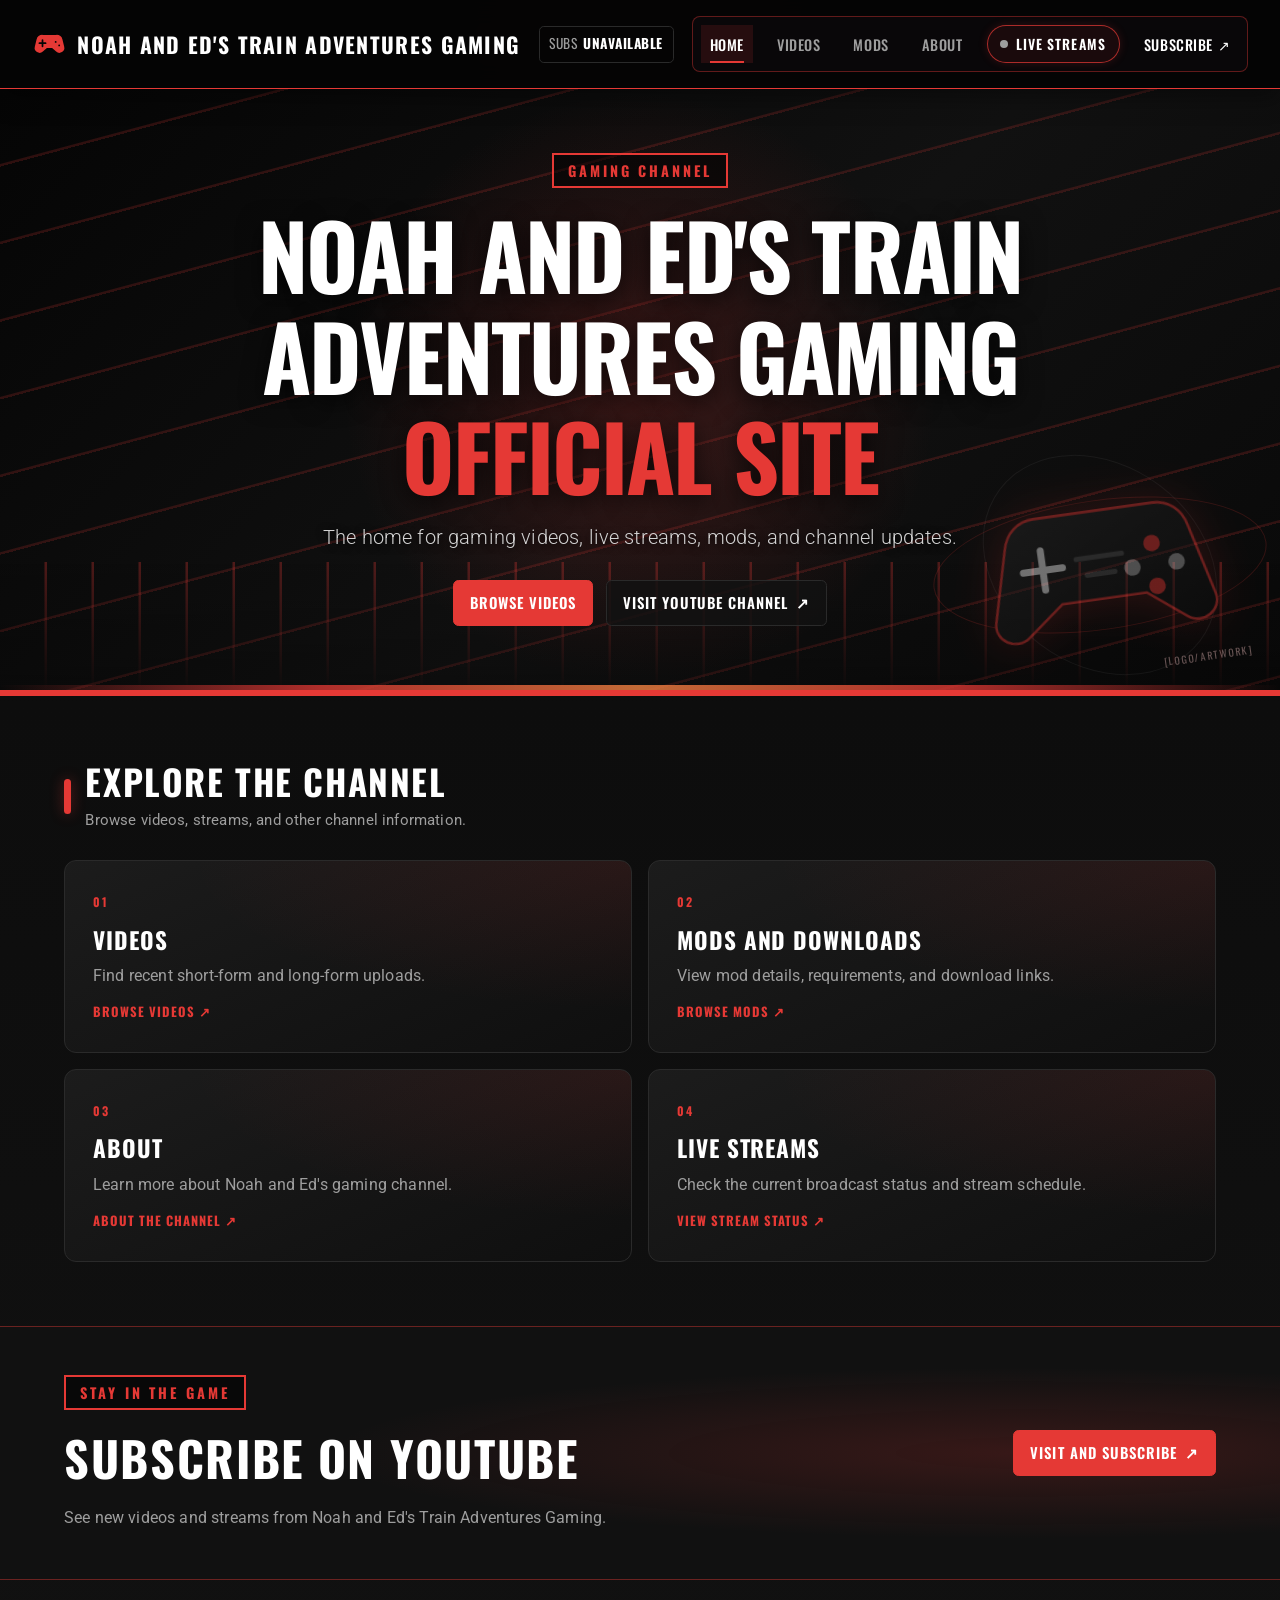
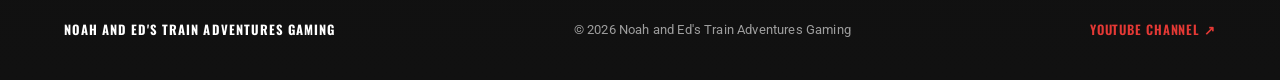
<file: index.html>
<!doctype html>
<html lang="en">
  <head>
    <meta charset="utf-8">
    <meta name="viewport" content="width=device-width, initial-scale=1">
    <meta name="theme-color" content="#050505">
    <meta
      name="description"
      content="The official site for Noah and Ed's Train Adventures Gaming. Watch recent videos, check live stream status, and find channel updates."
    >
    <meta name="google-site-verification" content="FjQOzcRmro76Ji04ro-pThfcSoNlmrvUc8nnYBvq9LY">
    <title>Noah and Ed's Train Adventures Gaming | Official Site</title>
    <link rel="preconnect" href="https://fonts.googleapis.com">
    <link rel="preconnect" href="https://fonts.gstatic.com" crossorigin>
    <link
      href="https://fonts.googleapis.com/css2?family=Oswald:wght@400;500;700&family=Roboto:wght@300;400;500;700&display=swap"
      rel="stylesheet"
    >
    <link rel="stylesheet" href="styles.css">
    <script src="script.js" defer></script>
  </head>
  <body>
    <a class="skip-link" href="#main">Skip to content</a>

    <nav class="site-nav" aria-label="Main navigation">
      <div class="site-nav-inner">
        <a class="site-brand" href="./" aria-label="Noah and Ed's Train Adventures Gaming home">
          <span class="brand-mark" aria-hidden="true">
            <svg viewBox="0 0 40 40" focusable="false">
              <path d="M12 9h16a7 7 0 0 1 6.8 5.3l2 8.2a5.6 5.6 0 0 1-9.2 5.5L23 24h-6l-4.6 4a5.6 5.6 0 0 1-9.2-5.5l2-8.2A7 7 0 0 1 12 9Z" />
              <path class="brand-mark-cutout" d="M12 15v7m-3.5-3.5h7M27 17h.1M31 21h.1" />
            </svg>
          </span>
          <span>Noah and Ed's Train Adventures Gaming</span>
        </a>
        <a class="site-subscriber-count" href="https://www.youtube.com/channel/UCMxGPWLjDHRQ9xoLHCXd45g" target="_blank" rel="noopener noreferrer" aria-live="polite" aria-label="Subscriber count loading. Visit the YouTube channel.">
          <span>Subs</span><strong id="subscriber-count">Loading...</strong>
        </a>
        <button class="site-nav-toggle" type="button" aria-label="Open navigation menu" aria-expanded="false" aria-controls="site-nav-links">
          <svg viewBox="0 0 24 24" aria-hidden="true"><path d="M4 6h16M4 12h16M4 18h16" /></svg>
        </button>
        <div class="site-nav-links" id="site-nav-links" hidden>
          <a class="nav-btn active" href="./" aria-current="page">Home</a>
          <a class="nav-btn" href="videos/">Videos</a>
          <a class="nav-btn" href="mods/">Mods</a>
          <a class="nav-btn" href="about/">About</a>
          <a class="live-stream-link" id="live-nav-link" href="live/">Live streams</a>
          <a class="nav-subscribe" href="https://www.youtube.com/channel/UCMxGPWLjDHRQ9xoLHCXd45g" target="_blank" rel="noopener noreferrer">Subscribe <span aria-hidden="true">↗</span></a>
        </div>
      </div>
    </nav>

    <header class="hero" id="home">
      <div class="hero-background" aria-hidden="true">
        <span class="hero-grid"></span>
        <span class="hero-beam"></span>
      </div>
      <div class="hero-content">
        <p class="hero-kicker">Gaming channel</p>
        <h1 id="hero-title">Noah and Ed's Train Adventures Gaming<br><span>Official Site</span></h1>
        <p class="hero-description">The home for gaming videos, live streams, mods, and channel updates.</p>
        <div class="hero-actions">
          <a class="button button-primary" href="videos/">Browse videos</a>
          <a class="button button-secondary" href="https://www.youtube.com/channel/UCMxGPWLjDHRQ9xoLHCXd45g" target="_blank" rel="noopener noreferrer">Visit YouTube channel <span aria-hidden="true">↗</span></a>
        </div>
      </div>
      <div class="hero-controller" role="img" aria-label="Original decorative game controller illustration">
        <span class="controller-orbit controller-orbit-one" aria-hidden="true"></span>
        <span class="controller-orbit controller-orbit-two" aria-hidden="true"></span>
        <svg viewBox="0 0 440 280" aria-hidden="true">
          <defs><linearGradient id="controller-shell" x1="0" x2="1" y1="0" y2="1"><stop offset="0" stop-color="#292929" /><stop offset="1" stop-color="#111111" /></linearGradient></defs>
          <path d="M126 54h188c26 0 45 17 51 42l29 112c7 28-26 48-49 30l-58-45H153l-58 45c-23 18-56-2-49-30L75 96c6-25 25-42 51-42Z" fill="url(#controller-shell)" stroke="#e53935" stroke-width="4" />
          <path d="M130 105v62m-31-31h62" stroke="#f1f1f1" stroke-width="11" stroke-linecap="round" />
          <circle cx="305" cy="117" r="13" fill="#e53935" /><circle cx="340" cy="151" r="13" fill="#a5a5a5" /><circle cx="270" cy="151" r="13" fill="#a5a5a5" /><circle cx="305" cy="185" r="13" fill="#e53935" />
          <path d="M184 126h72M198 153h44" stroke="#505050" stroke-width="8" stroke-linecap="round" />
        </svg>
        <span class="controller-label">[LOGO/ARTWORK]</span>
      </div>
      <div class="hero-accent" aria-hidden="true"></div>
    </header>

    <main id="main">
      <section class="content-section" aria-labelledby="explore-title">
        <div class="section-heading">
          <span class="section-marker" aria-hidden="true"></span>
          <div>
            <h2 id="explore-title">Explore the channel</h2>
            <p>Browse videos, streams, and other channel information.</p>
          </div>
        </div>
        <div class="home-page-grid">
          <a class="home-page-card" href="videos/">
            <span class="home-page-number">01</span>
            <h3>Videos</h3>
            <p>Find recent short-form and long-form uploads.</p>
            <span class="home-page-link">Browse videos ↗</span>
          </a>
          <a class="home-page-card" href="mods/">
            <span class="home-page-number">02</span>
            <h3>Mods and downloads</h3>
            <p>View mod details, requirements, and download links.</p>
            <span class="home-page-link">Browse mods ↗</span>
          </a>
          <a class="home-page-card" href="about/">
            <span class="home-page-number">03</span>
            <h3>About</h3>
            <p>Learn more about Noah and Ed's gaming channel.</p>
            <span class="home-page-link">About the channel ↗</span>
          </a>
          <a class="home-page-card" href="live/">
            <span class="home-page-number">04</span>
            <h3>Live streams</h3>
            <p>Check the current broadcast status and stream schedule.</p>
            <span class="home-page-link">View stream status ↗</span>
          </a>
        </div>
      </section>

      <section class="subscribe-section" aria-labelledby="subscribe-title">
        <div class="subscribe-inner">
          <div>
            <p class="hero-kicker">Stay in the game</p>
            <h2 id="subscribe-title">Subscribe on YouTube</h2>
            <p>See new videos and streams from Noah and Ed's Train Adventures Gaming.</p>
          </div>
          <a class="button button-primary" href="https://www.youtube.com/channel/UCMxGPWLjDHRQ9xoLHCXd45g" target="_blank" rel="noopener noreferrer">Visit and subscribe <span aria-hidden="true">↗</span></a>
        </div>
      </section>
    </main>

    <footer class="site-footer">
      <a class="footer-brand" href="./">Noah and Ed's Train Adventures Gaming</a>
      <p>© <span id="current-year"></span> Noah and Ed's Train Adventures Gaming</p>
      <a class="footer-channel-link" href="https://www.youtube.com/channel/UCMxGPWLjDHRQ9xoLHCXd45g" target="_blank" rel="noopener noreferrer">YouTube channel <span aria-hidden="true">↗</span></a>
    </footer>
  </body>
</html>
</file>
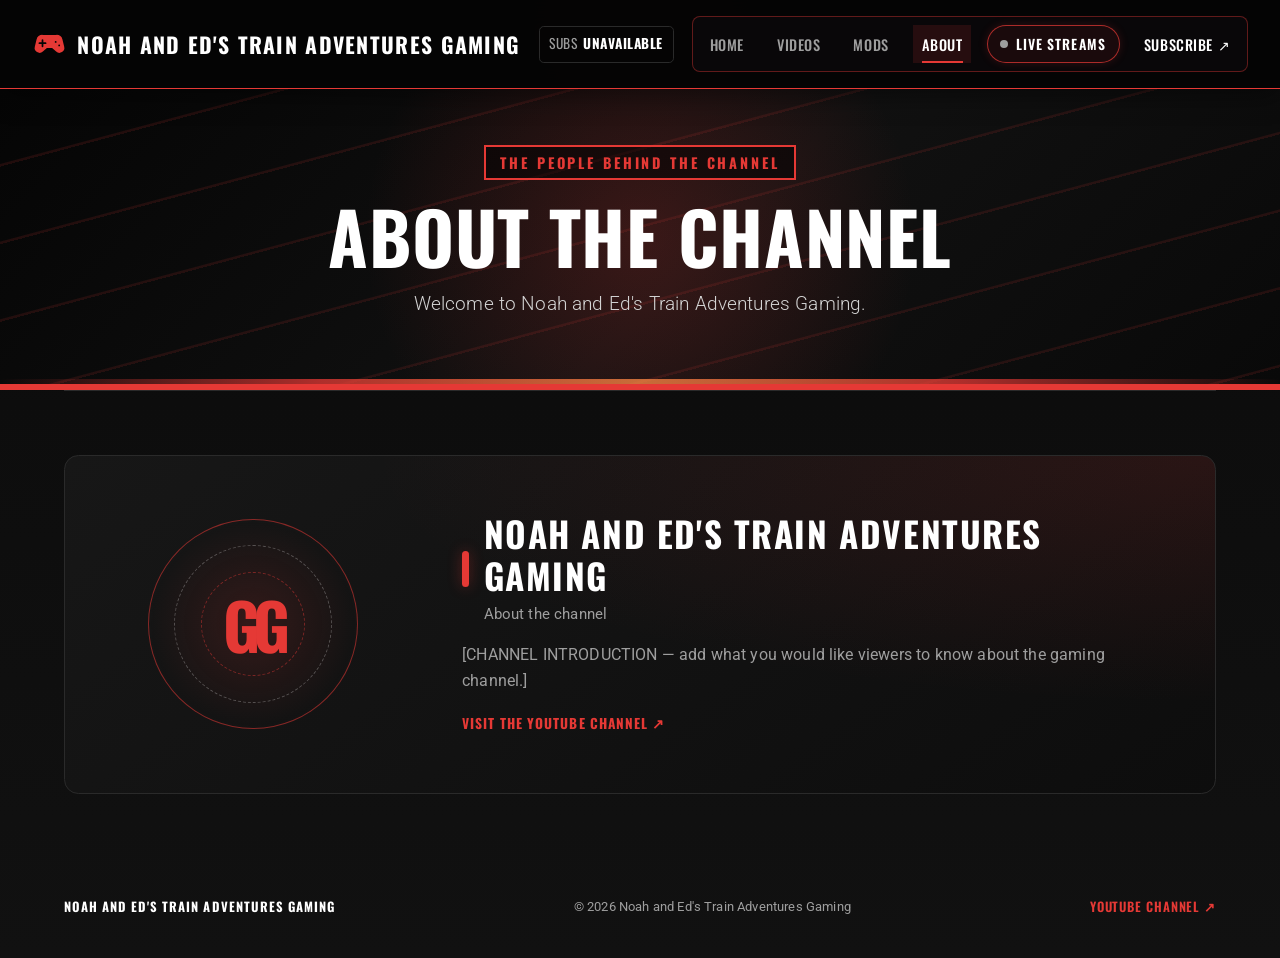
<file: about/index.html>
<!doctype html>
<html lang="en">
  <head>
    <meta charset="utf-8">
    <meta name="viewport" content="width=device-width, initial-scale=1">
    <meta name="theme-color" content="#050505">
    <meta name="description" content="Learn about Noah and Ed's Train Adventures Gaming channel.">
    <title>About | Noah and Ed's Train Adventures Gaming</title>
    <link rel="preconnect" href="https://fonts.googleapis.com">
    <link rel="preconnect" href="https://fonts.gstatic.com" crossorigin>
    <link href="https://fonts.googleapis.com/css2?family=Oswald:wght@400;500;700&family=Roboto:wght@300;400;500;700&display=swap" rel="stylesheet">
    <link rel="stylesheet" href="../styles.css">
    <script src="../script.js" defer></script>
  </head>
  <body>
    <a class="skip-link" href="#main">Skip to content</a>
    <nav class="site-nav" aria-label="Main navigation">
      <div class="site-nav-inner">
        <a class="site-brand" href="../" aria-label="Noah and Ed's Train Adventures Gaming home"><span class="brand-mark" aria-hidden="true"><svg viewBox="0 0 40 40"><path d="M12 9h16a7 7 0 0 1 6.8 5.3l2 8.2a5.6 5.6 0 0 1-9.2 5.5L23 24h-6l-4.6 4a5.6 5.6 0 0 1-9.2-5.5l2-8.2A7 7 0 0 1 12 9Z" /><path class="brand-mark-cutout" d="M12 15v7m-3.5-3.5h7M27 17h.1M31 21h.1" /></svg></span><span>Noah and Ed's Train Adventures Gaming</span></a>
        <a class="site-subscriber-count" href="https://www.youtube.com/channel/UCMxGPWLjDHRQ9xoLHCXd45g" target="_blank" rel="noopener noreferrer" aria-live="polite" aria-label="Subscriber count loading. Visit the YouTube channel."><span>Subs</span><strong id="subscriber-count">Loading...</strong></a>
        <button class="site-nav-toggle" type="button" aria-label="Open navigation menu" aria-expanded="false" aria-controls="site-nav-links"><svg viewBox="0 0 24 24" aria-hidden="true"><path d="M4 6h16M4 12h16M4 18h16" /></svg></button>
        <div class="site-nav-links" id="site-nav-links" hidden>
          <a class="nav-btn" href="../">Home</a>
          <a class="nav-btn" href="../videos/">Videos</a>
          <a class="nav-btn" href="../mods/">Mods</a>
          <a class="nav-btn active" href="../about/" aria-current="page">About</a>
          <a class="live-stream-link" id="live-nav-link" href="../live/">Live streams</a>
          <a class="nav-subscribe" href="https://www.youtube.com/channel/UCMxGPWLjDHRQ9xoLHCXd45g" target="_blank" rel="noopener noreferrer">Subscribe <span aria-hidden="true">↗</span></a>
        </div>
      </div>
    </nav>

    <header class="page-hero">
      <p class="hero-kicker">The people behind the channel</p>
      <h1>About the channel</h1>
      <p>Welcome to Noah and Ed's Train Adventures Gaming.</p>
      <div class="hero-accent" aria-hidden="true"></div>
    </header>

    <main id="main">
      <section class="content-section about-section" aria-labelledby="about-title">
        <div class="about-panel">
          <div class="about-emblem" aria-hidden="true"><span>GG</span><i></i></div>
          <div>
            <div class="section-heading">
              <span class="section-marker" aria-hidden="true"></span>
              <div>
                <h2 id="about-title">Noah and Ed's Train Adventures Gaming</h2>
                <p>About the channel</p>
              </div>
            </div>
            <p class="about-description">[CHANNEL INTRODUCTION — add what you would like viewers to know about the gaming channel.]</p>
            <a class="text-link" href="https://www.youtube.com/channel/UCMxGPWLjDHRQ9xoLHCXd45g" target="_blank" rel="noopener noreferrer">Visit the YouTube channel <span aria-hidden="true">↗</span></a>
          </div>
        </div>
      </section>
    </main>

    <footer class="site-footer">
      <a class="footer-brand" href="../">Noah and Ed's Train Adventures Gaming</a>
      <p>© <span id="current-year"></span> Noah and Ed's Train Adventures Gaming</p>
      <a class="footer-channel-link" href="https://www.youtube.com/channel/UCMxGPWLjDHRQ9xoLHCXd45g" target="_blank" rel="noopener noreferrer">YouTube channel ↗</a>
    </footer>
  </body>
</html>
</file>
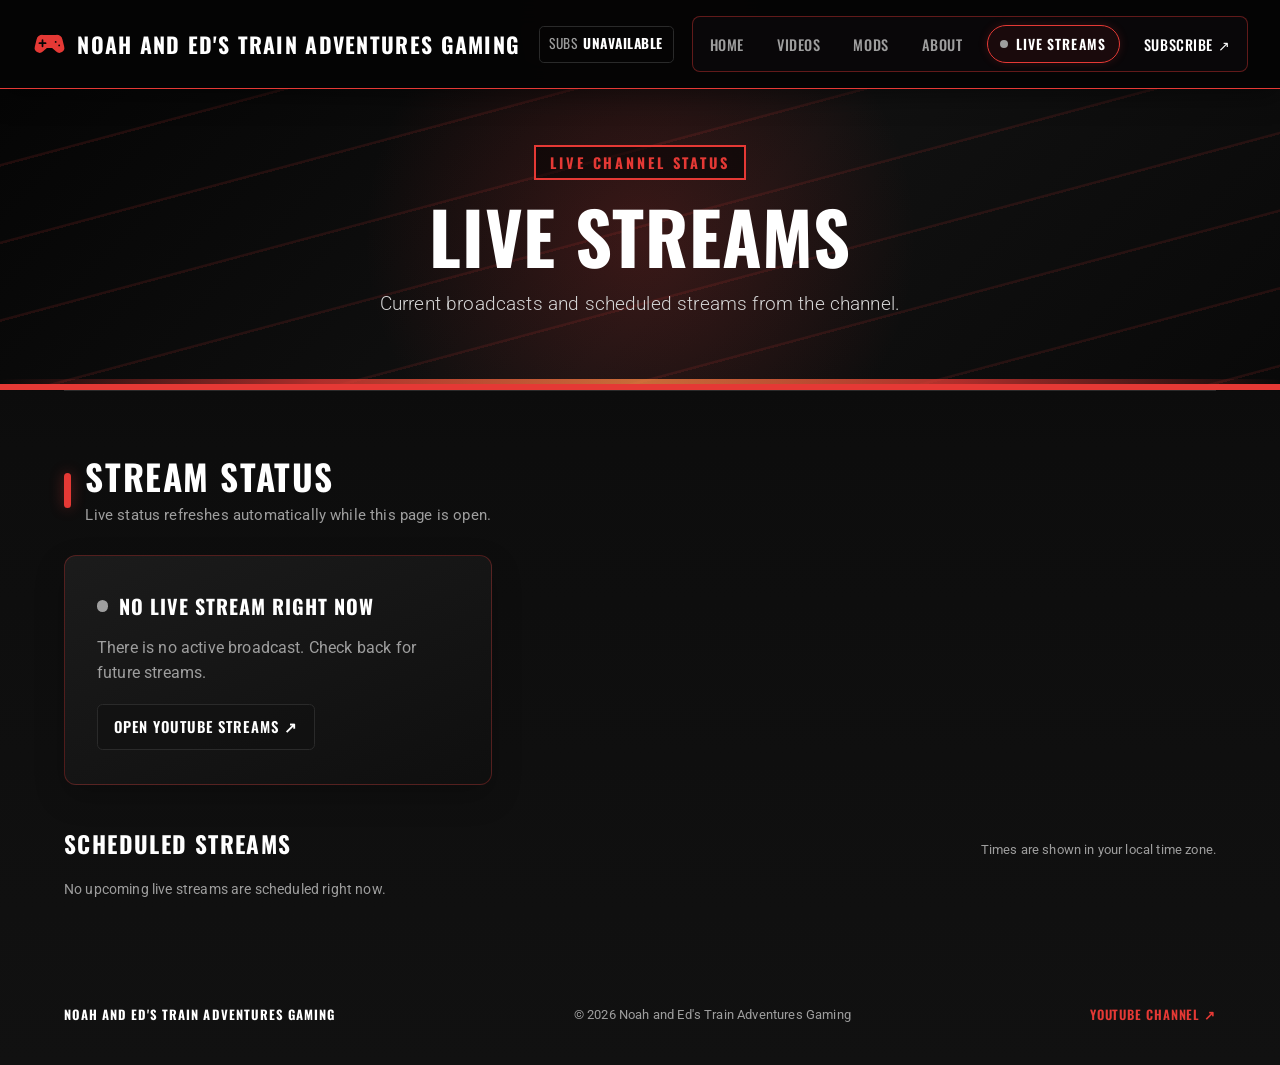
<file: live/index.html>
<!doctype html>
<html lang="en">
  <head>
    <meta charset="utf-8">
    <meta name="viewport" content="width=device-width, initial-scale=1">
    <meta name="theme-color" content="#050505">
    <meta name="description" content="Check live stream status and scheduled streams from Noah and Ed's Train Adventures Gaming.">
    <title>Live streams | Noah and Ed's Train Adventures Gaming</title>
    <link rel="preconnect" href="https://fonts.googleapis.com">
    <link rel="preconnect" href="https://fonts.gstatic.com" crossorigin>
    <link href="https://fonts.googleapis.com/css2?family=Oswald:wght@400;500;700&family=Roboto:wght@300;400;500;700&display=swap" rel="stylesheet">
    <link rel="stylesheet" href="../styles.css">
    <script src="../script.js" defer></script>
  </head>
  <body>
    <a class="skip-link" href="#main">Skip to content</a>
    <nav class="site-nav" aria-label="Main navigation">
      <div class="site-nav-inner">
        <a class="site-brand" href="../" aria-label="Noah and Ed's Train Adventures Gaming home"><span class="brand-mark" aria-hidden="true"><svg viewBox="0 0 40 40"><path d="M12 9h16a7 7 0 0 1 6.8 5.3l2 8.2a5.6 5.6 0 0 1-9.2 5.5L23 24h-6l-4.6 4a5.6 5.6 0 0 1-9.2-5.5l2-8.2A7 7 0 0 1 12 9Z" /><path class="brand-mark-cutout" d="M12 15v7m-3.5-3.5h7M27 17h.1M31 21h.1" /></svg></span><span>Noah and Ed's Train Adventures Gaming</span></a>
        <a class="site-subscriber-count" href="https://www.youtube.com/channel/UCMxGPWLjDHRQ9xoLHCXd45g" target="_blank" rel="noopener noreferrer" aria-live="polite" aria-label="Subscriber count loading. Visit the YouTube channel."><span>Subs</span><strong id="subscriber-count">Loading...</strong></a>
        <button class="site-nav-toggle" type="button" aria-label="Open navigation menu" aria-expanded="false" aria-controls="site-nav-links"><svg viewBox="0 0 24 24" aria-hidden="true"><path d="M4 6h16M4 12h16M4 18h16" /></svg></button>
        <div class="site-nav-links" id="site-nav-links" hidden>
          <a class="nav-btn" href="../">Home</a>
          <a class="nav-btn" href="../videos/">Videos</a>
          <a class="nav-btn" href="../mods/">Mods</a>
          <a class="nav-btn" href="../about/">About</a>
          <a class="live-stream-link active" id="live-nav-link" href="../live/" aria-current="page">Live streams</a>
          <a class="nav-subscribe" href="https://www.youtube.com/channel/UCMxGPWLjDHRQ9xoLHCXd45g" target="_blank" rel="noopener noreferrer">Subscribe <span aria-hidden="true">↗</span></a>
        </div>
      </div>
    </nav>

    <header class="page-hero">
      <p class="hero-kicker">Live channel status</p>
      <h1>Live streams</h1>
      <p>Current broadcasts and scheduled streams from the channel.</p>
      <div class="hero-accent" aria-hidden="true"></div>
    </header>

    <main id="main">
      <section class="content-section live-section" aria-labelledby="live-title">
        <div class="section-heading">
          <span class="section-marker" aria-hidden="true"></span>
          <div>
            <h2 id="live-title">Stream status</h2>
            <p>Live status refreshes automatically while this page is open.</p>
          </div>
        </div>
        <div class="live-panel">
          <div class="live-status-card" aria-live="polite" aria-atomic="true">
            <span class="status-wrap" id="status-wrap">
              <span class="status-dot" aria-hidden="true"></span>
              <strong id="live-status-title">Checking live status...</strong>
            </span>
            <p id="live-status-message">Live status will appear here when channel data is available.</p>
            <a class="button button-secondary" id="live-watch-link" href="https://www.youtube.com/channel/UCMxGPWLjDHRQ9xoLHCXd45g/streams" target="_blank" rel="noopener noreferrer">Open YouTube streams <span aria-hidden="true">↗</span></a>
          </div>
          <div class="live-player" id="live-player-container" hidden></div>
        </div>
        <div class="schedule-heading">
          <h3>Scheduled streams</h3>
          <p>Times are shown in your local time zone.</p>
        </div>
        <div class="upcoming-stream-list upcoming-stream-list-page" id="live-upcoming-streams" aria-live="polite">
          <p class="loading-message">Checking the channel schedule...</p>
        </div>
      </section>
    </main>

    <footer class="site-footer">
      <a class="footer-brand" href="../">Noah and Ed's Train Adventures Gaming</a>
      <p>© <span id="current-year"></span> Noah and Ed's Train Adventures Gaming</p>
      <a class="footer-channel-link" href="https://www.youtube.com/channel/UCMxGPWLjDHRQ9xoLHCXd45g" target="_blank" rel="noopener noreferrer">YouTube channel ↗</a>
    </footer>
  </body>
</html>
</file>
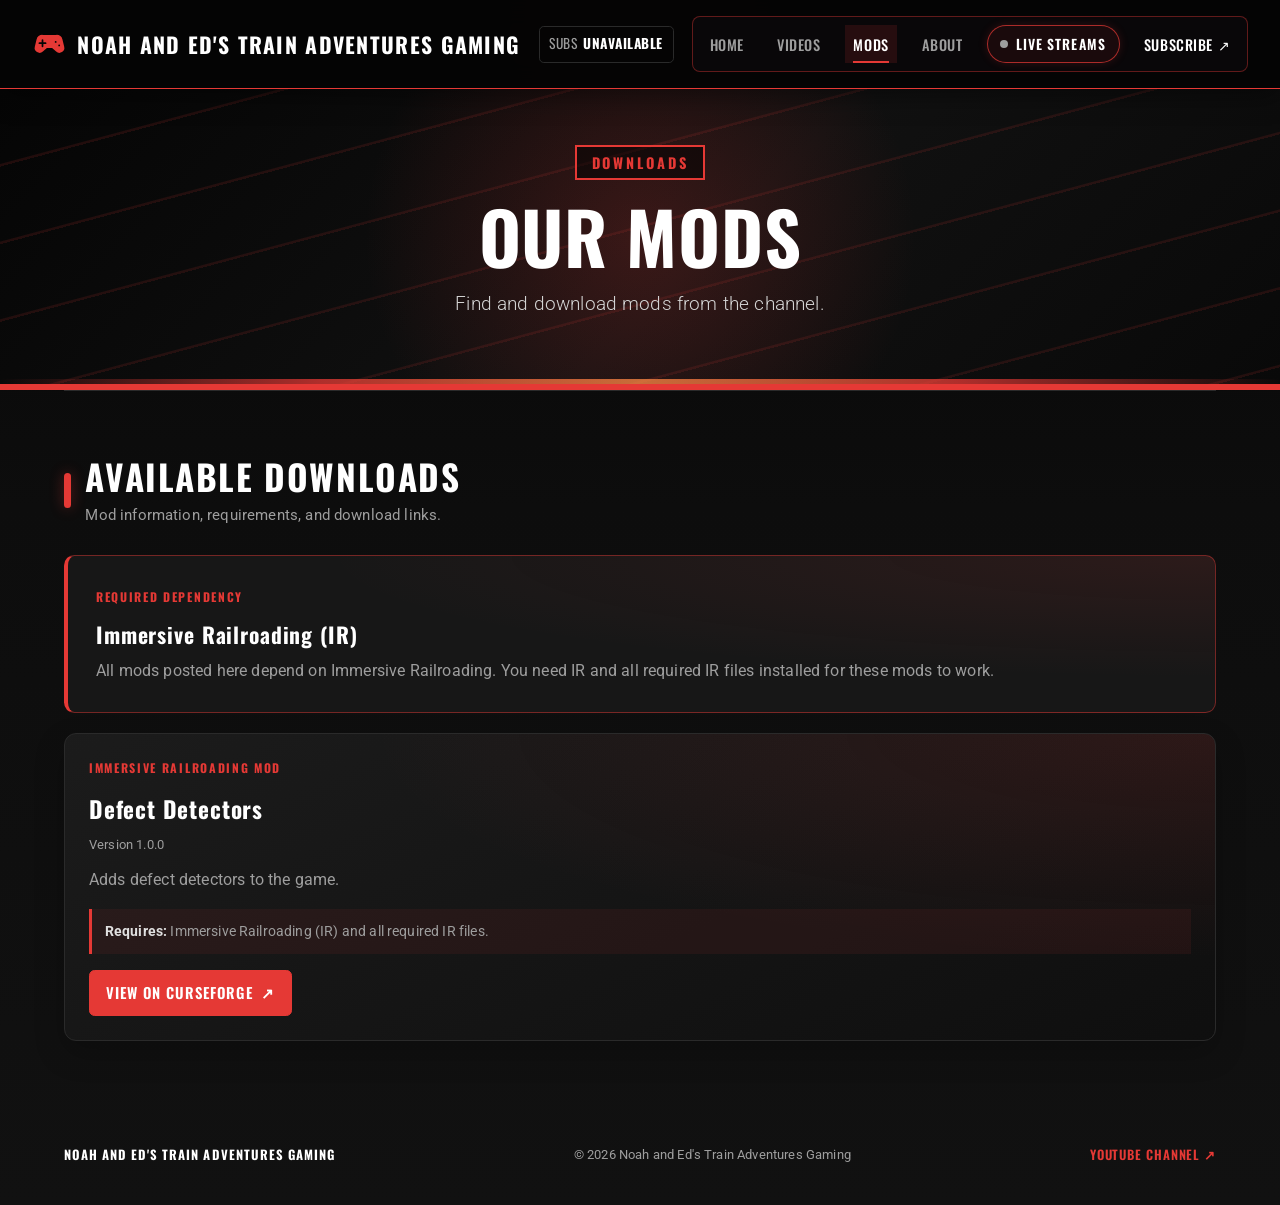
<file: mods/index.html>
<!doctype html>
<html lang="en">
  <head>
    <meta charset="utf-8">
    <meta name="viewport" content="width=device-width, initial-scale=1">
    <meta name="theme-color" content="#050505">
    <meta name="description" content="Browse mods and downloads from Noah and Ed's Train Adventures Gaming.">
    <title>Mods | Noah and Ed's Train Adventures Gaming</title>
    <link rel="preconnect" href="https://fonts.googleapis.com">
    <link rel="preconnect" href="https://fonts.gstatic.com" crossorigin>
    <link href="https://fonts.googleapis.com/css2?family=Oswald:wght@400;500;700&family=Roboto:wght@300;400;500;700&display=swap" rel="stylesheet">
    <link rel="stylesheet" href="../styles.css">
    <script src="../script.js" defer></script>
  </head>
  <body>
    <a class="skip-link" href="#main">Skip to content</a>
    <nav class="site-nav" aria-label="Main navigation">
      <div class="site-nav-inner">
        <a class="site-brand" href="../" aria-label="Noah and Ed's Train Adventures Gaming home"><span class="brand-mark" aria-hidden="true"><svg viewBox="0 0 40 40"><path d="M12 9h16a7 7 0 0 1 6.8 5.3l2 8.2a5.6 5.6 0 0 1-9.2 5.5L23 24h-6l-4.6 4a5.6 5.6 0 0 1-9.2-5.5l2-8.2A7 7 0 0 1 12 9Z" /><path class="brand-mark-cutout" d="M12 15v7m-3.5-3.5h7M27 17h.1M31 21h.1" /></svg></span><span>Noah and Ed's Train Adventures Gaming</span></a>
        <a class="site-subscriber-count" href="https://www.youtube.com/channel/UCMxGPWLjDHRQ9xoLHCXd45g" target="_blank" rel="noopener noreferrer" aria-live="polite" aria-label="Subscriber count loading. Visit the YouTube channel."><span>Subs</span><strong id="subscriber-count">Loading...</strong></a>
        <button class="site-nav-toggle" type="button" aria-label="Open navigation menu" aria-expanded="false" aria-controls="site-nav-links"><svg viewBox="0 0 24 24" aria-hidden="true"><path d="M4 6h16M4 12h16M4 18h16" /></svg></button>
        <div class="site-nav-links" id="site-nav-links" hidden>
          <a class="nav-btn" href="../">Home</a>
          <a class="nav-btn" href="../videos/">Videos</a>
          <a class="nav-btn active" href="../mods/" aria-current="page">Mods</a>
          <a class="nav-btn" href="../about/">About</a>
          <a class="live-stream-link" id="live-nav-link" href="../live/">Live streams</a>
          <a class="nav-subscribe" href="https://www.youtube.com/channel/UCMxGPWLjDHRQ9xoLHCXd45g" target="_blank" rel="noopener noreferrer">Subscribe <span aria-hidden="true">↗</span></a>
        </div>
      </div>
    </nav>

    <header class="page-hero">
      <p class="hero-kicker">Downloads</p>
      <h1>Our mods</h1>
      <p>Find and download mods from the channel.</p>
      <div class="hero-accent" aria-hidden="true"></div>
    </header>

    <main id="main">
      <section class="content-section mods-section" aria-labelledby="mods-title">
        <div class="section-heading">
          <span class="section-marker" aria-hidden="true"></span>
          <div>
            <h2 id="mods-title">Available downloads</h2>
            <p>Mod information, requirements, and download links.</p>
          </div>
        </div>
        <aside class="mod-dependency" aria-labelledby="dependency-title">
          <span class="dependency-label">Required dependency</span>
          <h3 id="dependency-title">Immersive Railroading (IR)</h3>
          <p>All mods posted here depend on Immersive Railroading. You need IR and all required IR files installed for these mods to work.</p>
        </aside>
        <div class="mod-grid">
          <article class="mod-card">
            <div class="mod-card-heading">
              <span class="mod-category">Immersive Railroading mod</span>
            </div>
            <h3>Defect Detectors</h3>
            <p class="mod-version">Version 1.0.0</p>
            <p>Adds defect detectors to the game.</p>
            <p class="mod-requirements"><strong>Requires:</strong> Immersive Railroading (IR) and all required IR files.</p>
            <a class="button button-primary mod-download" href="https://www.curseforge.com/minecraft/mc-mods/defect-detector-for-immersive-railroading" target="_blank" rel="noopener noreferrer">View on CurseForge <span aria-hidden="true">↗</span></a>
          </article>
        </div>
      </section>
    </main>

    <footer class="site-footer">
      <a class="footer-brand" href="../">Noah and Ed's Train Adventures Gaming</a>
      <p>© <span id="current-year"></span> Noah and Ed's Train Adventures Gaming</p>
      <a class="footer-channel-link" href="https://www.youtube.com/channel/UCMxGPWLjDHRQ9xoLHCXd45g" target="_blank" rel="noopener noreferrer">YouTube channel ↗</a>
    </footer>
  </body>
</html>
</file>
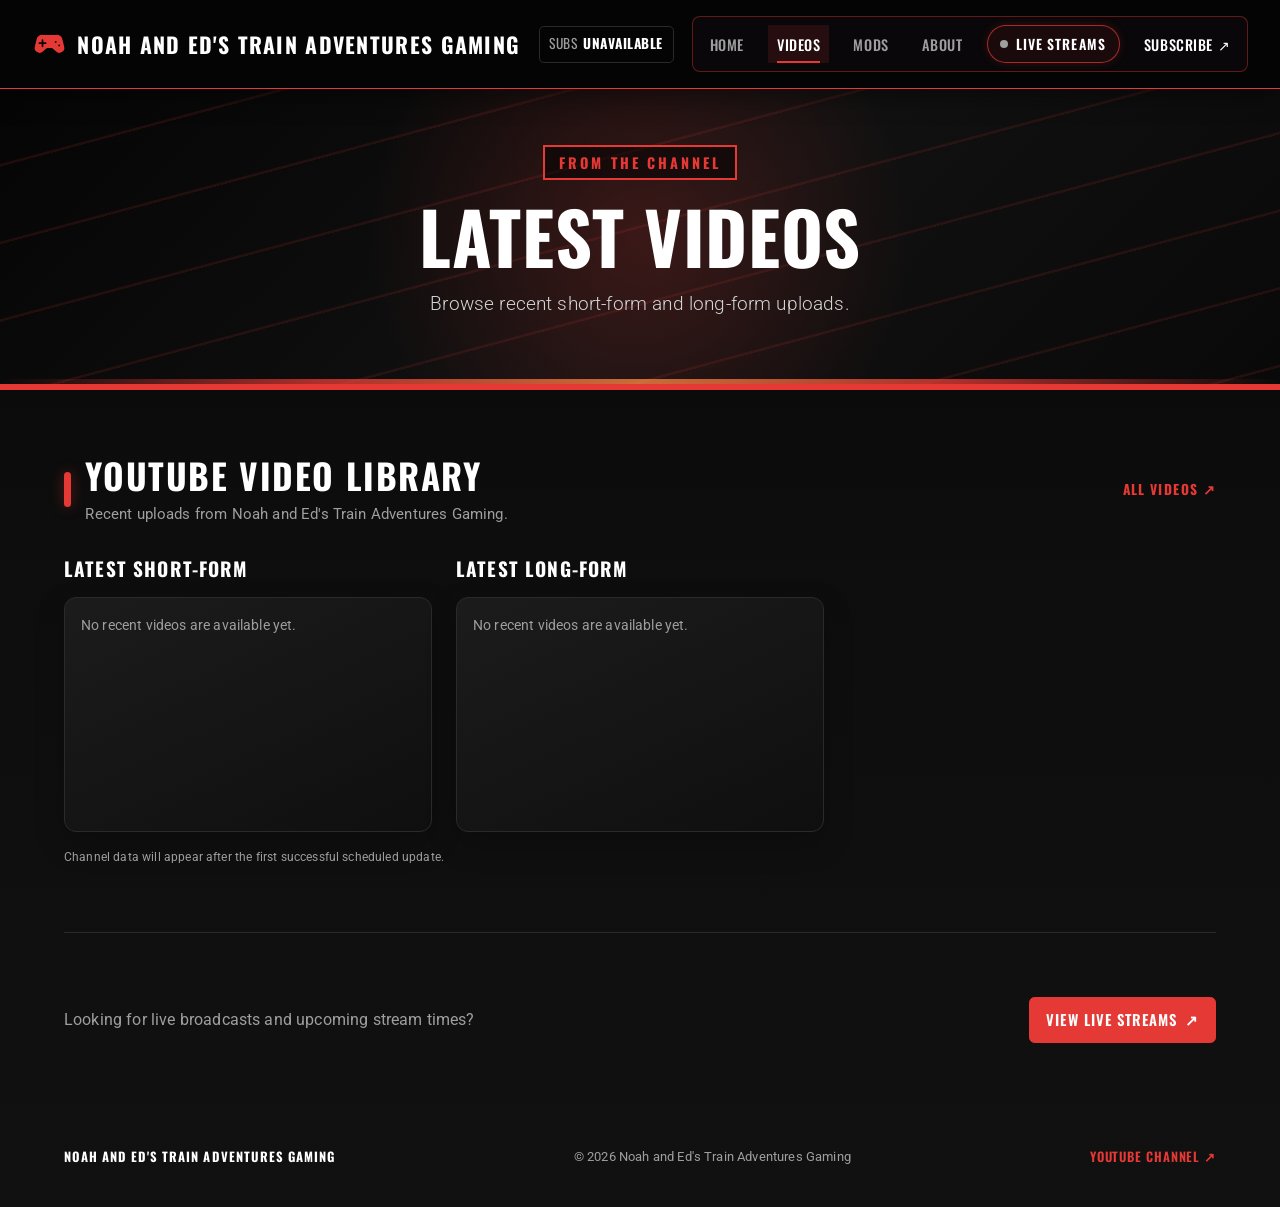
<file: videos/index.html>
<!doctype html>
<html lang="en">
  <head>
    <meta charset="utf-8">
    <meta name="viewport" content="width=device-width, initial-scale=1">
    <meta name="theme-color" content="#050505">
    <meta name="description" content="Watch recent videos from Noah and Ed's Train Adventures Gaming.">
    <title>Videos | Noah and Ed's Train Adventures Gaming</title>
    <link rel="preconnect" href="https://fonts.googleapis.com">
    <link rel="preconnect" href="https://fonts.gstatic.com" crossorigin>
    <link href="https://fonts.googleapis.com/css2?family=Oswald:wght@400;500;700&family=Roboto:wght@300;400;500;700&display=swap" rel="stylesheet">
    <link rel="stylesheet" href="../styles.css">
    <script src="../script.js" defer></script>
  </head>
  <body>
    <a class="skip-link" href="#main">Skip to content</a>
    <nav class="site-nav" aria-label="Main navigation">
      <div class="site-nav-inner">
        <a class="site-brand" href="../" aria-label="Noah and Ed's Train Adventures Gaming home"><span class="brand-mark" aria-hidden="true"><svg viewBox="0 0 40 40"><path d="M12 9h16a7 7 0 0 1 6.8 5.3l2 8.2a5.6 5.6 0 0 1-9.2 5.5L23 24h-6l-4.6 4a5.6 5.6 0 0 1-9.2-5.5l2-8.2A7 7 0 0 1 12 9Z" /><path class="brand-mark-cutout" d="M12 15v7m-3.5-3.5h7M27 17h.1M31 21h.1" /></svg></span><span>Noah and Ed's Train Adventures Gaming</span></a>
        <a class="site-subscriber-count" href="https://www.youtube.com/channel/UCMxGPWLjDHRQ9xoLHCXd45g" target="_blank" rel="noopener noreferrer" aria-live="polite" aria-label="Subscriber count loading. Visit the YouTube channel."><span>Subs</span><strong id="subscriber-count">Loading...</strong></a>
        <button class="site-nav-toggle" type="button" aria-label="Open navigation menu" aria-expanded="false" aria-controls="site-nav-links"><svg viewBox="0 0 24 24" aria-hidden="true"><path d="M4 6h16M4 12h16M4 18h16" /></svg></button>
        <div class="site-nav-links" id="site-nav-links" hidden>
          <a class="nav-btn" href="../">Home</a>
          <a class="nav-btn active" href="../videos/" aria-current="page">Videos</a>
          <a class="nav-btn" href="../mods/">Mods</a>
          <a class="nav-btn" href="../about/">About</a>
          <a class="live-stream-link" id="live-nav-link" href="../live/">Live streams</a>
          <a class="nav-subscribe" href="https://www.youtube.com/channel/UCMxGPWLjDHRQ9xoLHCXd45g" target="_blank" rel="noopener noreferrer">Subscribe <span aria-hidden="true">↗</span></a>
        </div>
      </div>
    </nav>

    <header class="page-hero">
      <p class="hero-kicker">From the channel</p>
      <h1>Latest videos</h1>
      <p>Browse recent short-form and long-form uploads.</p>
      <div class="hero-accent" aria-hidden="true"></div>
    </header>

    <main id="main">
      <section class="content-section" aria-labelledby="video-library-title">
        <div class="section-heading">
          <span class="section-marker" aria-hidden="true"></span>
          <div>
            <h2 id="video-library-title">YouTube video library</h2>
            <p>Recent uploads from Noah and Ed's Train Adventures Gaming.</p>
          </div>
          <a class="section-link" href="https://www.youtube.com/channel/UCMxGPWLjDHRQ9xoLHCXd45g/videos" target="_blank" rel="noopener noreferrer">All videos ↗</a>
        </div>
        <div class="video-columns video-library-grid">
          <section class="video-column" aria-labelledby="short-videos-title">
            <h3 id="short-videos-title">Latest short-form</h3>
            <div class="video-feed" id="short-videos" aria-live="polite"><p class="loading-message">Loading recent videos...</p></div>
          </section>
          <section class="video-column" aria-labelledby="long-videos-title">
            <h3 id="long-videos-title">Latest long-form</h3>
            <div class="video-feed" id="long-videos" aria-live="polite"><p class="loading-message">Loading recent videos...</p></div>
          </section>
        </div>
        <p class="data-updated" id="channel-data-status" role="status" aria-live="polite"></p>
      </section>
      <section class="content-section page-callout">
        <p>Looking for live broadcasts and upcoming stream times?</p>
        <a class="button button-primary" href="../live/">View live streams <span aria-hidden="true">↗</span></a>
      </section>
    </main>

    <footer class="site-footer">
      <a class="footer-brand" href="../">Noah and Ed's Train Adventures Gaming</a>
      <p>© <span id="current-year"></span> Noah and Ed's Train Adventures Gaming</p>
      <a class="footer-channel-link" href="https://www.youtube.com/channel/UCMxGPWLjDHRQ9xoLHCXd45g" target="_blank" rel="noopener noreferrer">YouTube channel ↗</a>
    </footer>
  </body>
</html>
</file>
<file: styles.css>
:root {
  color-scheme: dark;
  --cn-red: #e53935;
  --cn-red-rgb: 229, 57, 53;
  --cn-darkred: #b71c1c;
  --cn-black: #050505;
  --cn-base: #0d0d0d;
  --cn-card: #171717;
  --cn-border: #2a2a2a;
  --cn-text: #e0e0e0;
  --cn-muted: #9e9e9e;
  --font-display: "Oswald", "Arial Narrow", sans-serif;
  --font-body: "Roboto", Arial, sans-serif;
}

* {
  box-sizing: border-box;
}

html {
  scroll-behavior: smooth;
  scroll-padding-top: 6rem;
  background: var(--cn-black);
}

body {
  min-height: 100vh;
  margin: 0;
  background:
    radial-gradient(circle at top, rgba(var(--cn-red-rgb), 0.12), transparent 28%),
    linear-gradient(180deg, #050505 0%, #0d0d0d 42%, #111111 100%);
  color: var(--cn-text);
  font-family: var(--font-body);
  letter-spacing: 0.01em;
  line-height: 1.6;
}

a {
  color: inherit;
  text-decoration: none;
}

a:focus-visible,
button:focus-visible {
  outline: 2px solid var(--cn-red);
  outline-offset: 4px;
}

button {
  font: inherit;
}

::selection {
  background: var(--cn-red);
  color: #fff;
}

.skip-link {
  position: fixed;
  z-index: 100;
  top: 0.75rem;
  left: 0.75rem;
  padding: 0.7rem 1rem;
  transform: translateY(-160%);
  background: var(--cn-red);
  color: #fff;
  font-weight: 700;
}

.skip-link:focus {
  transform: translateY(0);
}

.site-nav {
  position: sticky;
  z-index: 50;
  top: 0;
  padding: 1rem clamp(1rem, 3vw, 2rem);
  border-bottom: 1px solid var(--cn-red);
  background: rgba(5, 5, 5, 0.96);
  box-shadow: 0 8px 24px rgba(0, 0, 0, 0.4);
  backdrop-filter: blur(12px);
}

.site-nav-inner {
  display: flex;
  width: min(100%, 1280px);
  align-items: center;
  justify-content: space-between;
  gap: 1rem;
  margin-inline: auto;
}

.site-brand {
  display: inline-flex;
  min-width: 0;
  align-items: center;
  gap: 0.65rem;
  color: #fff;
  font-family: var(--font-display);
  font-size: 1.35rem;
  font-weight: 700;
  letter-spacing: 0.06em;
  text-transform: uppercase;
}

.site-brand:hover {
  color: var(--cn-red);
}

.brand-mark {
  display: grid;
  width: 35px;
  height: 35px;
  flex: 0 0 auto;
  place-items: center;
  color: var(--cn-red);
}

.brand-mark svg {
  width: 100%;
  fill: currentColor;
}

.brand-mark-cutout {
  fill: none;
  stroke: var(--cn-black);
  stroke-linecap: round;
  stroke-width: 2;
}

.site-subscriber-count {
  display: inline-flex;
  flex: 0 0 auto;
  align-items: center;
  gap: 0.35rem;
  padding: 0.42rem 0.6rem;
  border: 1px solid var(--cn-border);
  border-radius: 0.3rem;
  color: var(--cn-muted);
  font-family: var(--font-display);
  font-size: 0.85rem;
  letter-spacing: 0.04em;
  text-transform: uppercase;
  white-space: nowrap;
}

.site-subscriber-count strong {
  color: #fff;
}

.site-subscriber-count:hover {
  border-color: var(--cn-red);
  color: #fff;
}

.site-nav-links {
  display: flex;
  align-items: center;
  justify-content: center;
  gap: clamp(0.25rem, 1.2vw, 1rem);
  padding: 0.5rem;
  border: 1px solid rgba(var(--cn-red-rgb), 0.4);
  border-radius: 0.5rem;
  background: rgba(12, 9, 11, 0.82);
}

.site-nav-links[hidden] {
  display: none;
}

.nav-btn,
.nav-subscribe {
  position: relative;
  padding: 0.45rem 0.55rem;
  color: var(--cn-muted);
  font-family: var(--font-display);
  font-size: 0.9rem;
  font-weight: 500;
  letter-spacing: 0.04em;
  text-transform: uppercase;
  white-space: nowrap;
  transition: color 160ms ease, background 160ms ease;
}

.nav-btn:hover,
.nav-btn.active,
.nav-subscribe:hover {
  color: #fff;
}

.nav-btn::after {
  position: absolute;
  right: 0.55rem;
  bottom: 0;
  left: 0.55rem;
  height: 2px;
  transform: scaleX(0);
  transform-origin: left;
  background: var(--cn-red);
  content: "";
  transition: transform 160ms ease;
}

.nav-btn:hover::after,
.nav-btn.active::after {
  transform: scaleX(1);
}

.nav-btn.active {
  background: rgba(var(--cn-red-rgb), 0.13);
}

.nav-subscribe {
  color: #fff;
}

.live-stream-link {
  display: inline-flex;
  align-items: center;
  justify-content: center;
  gap: 0.45rem;
  padding: 0.45rem 0.8rem;
  border: 1px solid rgba(var(--cn-red-rgb), 0.72);
  border-radius: 999px;
  background: rgba(var(--cn-red-rgb), 0.08);
  color: #fff;
  font-family: var(--font-display);
  font-size: 0.86rem;
  font-weight: 600;
  letter-spacing: 0.08em;
  text-transform: uppercase;
  white-space: nowrap;
  box-shadow: 0 0 10px rgba(var(--cn-red-rgb), 0.18);
  transition: background 160ms ease, box-shadow 160ms ease;
}

.live-stream-link::before {
  width: 0.5rem;
  height: 0.5rem;
  flex: 0 0 0.5rem;
  border-radius: 50%;
  background: var(--cn-muted);
  content: "";
}

.live-stream-link:hover {
  background: rgba(var(--cn-red-rgb), 0.18);
}

.live-stream-link[aria-current="page"] {
  border-color: var(--cn-red);
  color: #fff;
}

.live-stream-link.is-live::before {
  background: var(--cn-red);
  box-shadow: 0 0 10px rgba(var(--cn-red-rgb), 0.85);
}

.live-stream-link.is-live {
  animation: live-pulse 1.8s infinite ease-in-out;
  box-shadow: 0 0 18px rgba(var(--cn-red-rgb), 0.45);
}

.site-nav-toggle {
  display: none;
  width: 2.75rem;
  height: 2.75rem;
  flex: 0 0 auto;
  align-items: center;
  justify-content: center;
  padding: 0;
  border: 1px solid var(--cn-border);
  border-radius: 4px;
  background: transparent;
  color: #fff;
  cursor: pointer;
}

.site-nav-toggle:hover {
  border-color: var(--cn-red);
  color: var(--cn-red);
}

.site-nav-toggle svg {
  width: 24px;
  height: 24px;
  fill: none;
  stroke: currentColor;
  stroke-linecap: round;
  stroke-width: 2;
}

.hero {
  position: relative;
  display: grid;
  min-height: 440px;
  min-height: min(55vh, 640px);
  place-items: center;
  overflow: hidden;
  padding: 4rem 1.25rem;
  border-bottom: 6px solid var(--cn-red);
  text-align: center;
  isolation: isolate;
}

.hero-background,
.hero-grid,
.hero-beam {
  position: absolute;
  inset: 0;
  z-index: -1;
}

.hero-background {
  background:
    radial-gradient(circle at center, rgba(var(--cn-red-rgb), 0.2), transparent 42%),
    linear-gradient(135deg, #050505 0%, #111 55%, #090909 100%);
}

.hero-grid {
  opacity: 0.18;
  background: repeating-linear-gradient(165deg, transparent 0, transparent 72px, var(--cn-red) 73px, var(--cn-red) 75px);
}

.hero-beam {
  top: auto;
  height: 8rem;
  opacity: 0.3;
  background:
    linear-gradient(180deg, transparent, #050505),
    repeating-linear-gradient(90deg, transparent 0, transparent 44px, var(--cn-red) 45px, var(--cn-red) 47px);
}

.hero-content {
  width: min(100%, 920px);
  position: relative;
  z-index: 2;
  transition: transform 300ms ease;
}

.hero-content:hover {
  transform: scale(1.015);
}

.hero-kicker {
  display: inline-block;
  margin: 0 0 1rem;
  padding: 0.25rem 0.9rem;
  border: 2px solid var(--cn-red);
  background: rgba(0, 0, 0, 0.5);
  color: var(--cn-red);
  font-family: var(--font-display);
  font-size: 0.9rem;
  font-weight: 700;
  letter-spacing: 0.2em;
  text-transform: uppercase;
}

.hero h1 {
  margin: 0 auto 1rem;
  color: #fff;
  font-family: var(--font-display);
  font-size: clamp(2.7rem, 7vw, 5.8rem);
  font-weight: 700;
  letter-spacing: -0.02em;
  line-height: 1.12;
  overflow-wrap: anywhere;
  text-transform: uppercase;
  text-shadow: 0 5px 25px rgba(0, 0, 0, 0.72);
}

.hero h1 span {
  color: var(--cn-red);
}

.hero-description {
  max-width: 42rem;
  margin: 0 auto;
  color: #d3d3d3;
  font-size: clamp(1rem, 2vw, 1.25rem);
  font-weight: 300;
  text-shadow: 0 2px 8px #000;
}

.hero-actions {
  display: flex;
  flex-wrap: wrap;
  justify-content: center;
  gap: 0.8rem;
  margin-top: 1.65rem;
}

.button {
  display: inline-flex;
  min-height: 46px;
  align-items: center;
  justify-content: center;
  gap: 0.5rem;
  padding: 0.65rem 1rem;
  border: 1px solid transparent;
  border-radius: 0.35rem;
  font-family: var(--font-display);
  font-size: 0.92rem;
  font-weight: 600;
  letter-spacing: 0.07em;
  text-align: center;
  text-transform: uppercase;
  transition: background 160ms ease, border-color 160ms ease, transform 160ms ease;
}

.button:hover {
  transform: translateY(-2px);
}

.button-primary {
  border-color: var(--cn-red);
  background: var(--cn-red);
  color: #fff;
}

.button-primary:hover {
  border-color: #ff615c;
  background: #c92f2b;
}

.button-secondary {
  border-color: var(--cn-border);
  background: rgba(18, 18, 18, 0.82);
  color: #fff;
}

.button-secondary:hover {
  border-color: var(--cn-red);
  background: rgba(var(--cn-red-rgb), 0.12);
}

.hero-controller {
  position: absolute;
  right: max(2rem, calc((100vw - 1200px) / 2));
  bottom: 1.6rem;
  z-index: 1;
  display: grid;
  width: clamp(170px, 22vw, 280px);
  aspect-ratio: 1.4;
  place-items: center;
  opacity: 0.44;
  pointer-events: none;
  transform: rotate(-8deg);
}

.hero-controller svg {
  z-index: 1;
  width: 100%;
  filter: drop-shadow(0 0 24px rgba(var(--cn-red-rgb), 0.4));
}

.controller-orbit {
  position: absolute;
  width: 120%;
  height: 65%;
  border: 1px solid rgba(var(--cn-red-rgb), 0.42);
  border-radius: 50%;
}

.controller-orbit-two {
  width: 90%;
  height: 100%;
  border-color: rgba(255, 255, 255, 0.12);
  transform: rotate(45deg);
}

.controller-label {
  position: absolute;
  right: 0;
  bottom: -0.8rem;
  color: #e1b5b4;
  font-family: var(--font-display);
  font-size: 0.62rem;
  letter-spacing: 0.18em;
}

.hero-accent {
  position: absolute;
  right: 0;
  bottom: 0;
  left: 0;
  z-index: 3;
  height: 5px;
  background: linear-gradient(90deg, transparent, var(--cn-red), #ff8a45, var(--cn-red), transparent);
  opacity: 0.75;
}

.page-hero {
  position: relative;
  display: flex;
  min-height: 270px;
  flex-direction: column;
  align-items: center;
  justify-content: center;
  overflow: hidden;
  padding: 3.5rem 1.25rem 4rem;
  border-bottom: 6px solid var(--cn-red);
  background:
    radial-gradient(circle at center, rgba(var(--cn-red-rgb), 0.2), transparent 42%),
    repeating-linear-gradient(165deg, transparent 0, transparent 72px, rgba(var(--cn-red-rgb), 0.12) 73px, rgba(var(--cn-red-rgb), 0.12) 75px),
    linear-gradient(135deg, #050505 0%, #111 55%, #090909 100%);
  text-align: center;
}

.page-hero h1 {
  margin: 0;
  color: #fff;
  font-family: var(--font-display);
  font-size: clamp(2.6rem, 7vw, 4.5rem);
  font-weight: 700;
  letter-spacing: 0.01em;
  line-height: 1.12;
  text-transform: uppercase;
}

.page-hero > p:not(.hero-kicker) {
  max-width: 42rem;
  margin: 0.75rem auto 0;
  color: #d3d3d3;
  font-size: clamp(1rem, 2vw, 1.2rem);
  font-weight: 300;
}

.home-page-grid {
  display: grid;
  grid-template-columns: repeat(2, minmax(0, 1fr));
  gap: 1rem;
}

.home-page-card {
  position: relative;
  min-height: 190px;
  padding: clamp(1.25rem, 3vw, 1.75rem);
  border: 1px solid var(--cn-border);
  border-radius: 0.75rem;
  background:
    radial-gradient(ellipse at 100% 0%, rgba(var(--cn-red-rgb), 0.1), transparent 55%),
    linear-gradient(155deg, rgba(28, 28, 28, 0.98), rgba(15, 15, 15, 0.98));
  transition: border-color 160ms ease, transform 160ms ease;
}

.home-page-card:hover {
  transform: translateY(-3px);
  border-color: rgba(var(--cn-red-rgb), 0.65);
}

.home-page-number {
  color: var(--cn-red);
  font-family: var(--font-display);
  font-size: 0.75rem;
  font-weight: 700;
  letter-spacing: 0.15em;
}

.home-page-card h3 {
  margin: 0.35rem 0;
  color: #fff;
  font-family: var(--font-display);
  font-size: 1.45rem;
  letter-spacing: 0.04em;
  text-transform: uppercase;
}

.home-page-card p {
  margin: 0;
  color: var(--cn-muted);
}

.home-page-link {
  display: inline-block;
  margin-top: 0.8rem;
  color: var(--cn-red);
  font-family: var(--font-display);
  font-size: 0.8rem;
  font-weight: 700;
  letter-spacing: 0.08em;
  text-transform: uppercase;
}

.page-callout {
  display: flex;
  align-items: center;
  justify-content: space-between;
  gap: 1rem;
  border-top: 1px solid var(--cn-border);
}

.page-callout p {
  margin: 0;
  color: var(--cn-muted);
}

.content-section {
  width: min(100% - 2rem, 1152px);
  margin-inline: auto;
  padding-block: 4rem;
}

.section-heading {
  display: flex;
  align-items: center;
  gap: 0.9rem;
  margin-bottom: 1.75rem;
}

.section-marker {
  width: 7px;
  height: 2.2rem;
  flex: 0 0 7px;
  border-radius: 5px;
  background: var(--cn-red);
  box-shadow: 0 0 14px rgba(var(--cn-red-rgb), 0.38);
}

.section-heading h2 {
  margin: 0;
  color: #fff;
  font-family: var(--font-display);
  font-size: clamp(1.8rem, 4vw, 2.2rem);
  font-weight: 700;
  letter-spacing: 0.045em;
  line-height: 1.2;
  text-transform: uppercase;
}

.section-heading p {
  margin: 0.35rem 0 0;
  color: var(--cn-muted);
  font-size: 0.95rem;
}

.section-link {
  margin-left: auto;
  color: var(--cn-red);
  font-family: var(--font-display);
  font-size: 0.85rem;
  font-weight: 700;
  letter-spacing: 0.1em;
  text-transform: uppercase;
  white-space: nowrap;
}

.section-link:hover,
.text-link:hover,
.footer-channel-link:hover {
  color: #fff;
}

.video-columns {
  display: grid;
  grid-template-columns: repeat(3, minmax(0, 1fr));
  gap: 1.5rem;
}

.video-column h3,
.schedule-heading h3 {
  margin: 0 0 0.8rem;
  color: #fff;
  font-family: var(--font-display);
  font-size: 1.2rem;
  font-weight: 700;
  letter-spacing: 0.06em;
  text-transform: uppercase;
}

.video-feed,
.upcoming-stream-card,
.live-status-card {
  min-width: 0;
  padding: 1rem;
  border: 1px solid var(--cn-border);
  border-radius: 0.75rem;
  background: linear-gradient(155deg, rgba(28, 28, 28, 0.98), rgba(15, 15, 15, 0.98));
  box-shadow: 0 12px 30px rgba(0, 0, 0, 0.22);
}

.video-feed {
  min-height: 235px;
}

.loading-message,
.empty-message {
  margin: 0;
  color: var(--cn-muted);
  font-size: 0.9rem;
}

.video-card {
  display: block;
}

.video-thumbnail {
  position: relative;
  display: block;
  width: 100%;
  aspect-ratio: 16 / 9;
  overflow: hidden;
  border-radius: 0.45rem;
  background:
    radial-gradient(circle at center, rgba(var(--cn-red-rgb), 0.25), transparent 55%),
    #090909;
}

.video-thumbnail img {
  display: block;
  width: 100%;
  height: 100%;
  object-fit: cover;
  transition: transform 220ms ease;
}

.video-card:hover .video-thumbnail img {
  transform: scale(1.04);
}

.video-play {
  position: absolute;
  top: 50%;
  left: 50%;
  display: grid;
  width: 44px;
  height: 44px;
  place-items: center;
  border: 1px solid rgba(255, 255, 255, 0.75);
  border-radius: 50%;
  background: rgba(0, 0, 0, 0.62);
  color: white;
  font-size: 1.1rem;
  transform: translate(-50%, -50%);
}

.video-card:hover .video-play {
  background: var(--cn-red);
}

.video-meta {
  display: flex;
  flex-wrap: wrap;
  justify-content: space-between;
  gap: 0.5rem;
  margin-top: 0.8rem;
  color: var(--cn-red);
  font-family: var(--font-display);
  font-size: 0.72rem;
  font-weight: 500;
  letter-spacing: 0.08em;
  text-transform: uppercase;
}

.video-meta time,
.video-meta .video-duration {
  color: var(--cn-muted);
  font-family: var(--font-body);
  font-size: 0.7rem;
  letter-spacing: 0.02em;
}

.video-title {
  display: block;
  margin-top: 0.35rem;
  color: #fff;
  font-size: 0.95rem;
  font-weight: 600;
  line-height: 1.4;
}

.video-card:hover .video-title {
  color: #ff706a;
}

.data-updated {
  margin: 1rem 0 0;
  color: var(--cn-muted);
  font-size: 0.75rem;
}

.live-section {
  border-top: 1px solid var(--cn-border);
}

.live-panel {
  display: grid;
  grid-template-columns: minmax(0, 0.85fr) minmax(0, 1.4fr);
  gap: 1.25rem;
}

.live-status-card {
  display: flex;
  min-height: 230px;
  flex-direction: column;
  align-items: flex-start;
  justify-content: center;
  padding: clamp(1.25rem, 3vw, 2rem);
  border-color: rgba(var(--cn-red-rgb), 0.3);
}

.status-wrap {
  display: inline-flex;
  align-items: center;
  gap: 0.65rem;
  color: #fff;
  font-family: var(--font-display);
  font-size: 1.25rem;
  letter-spacing: 0.05em;
  text-transform: uppercase;
}

.status-dot {
  width: 0.7rem;
  height: 0.7rem;
  flex: 0 0 0.7rem;
  border-radius: 50%;
  background: var(--cn-muted);
}

.status-wrap.is-live .status-dot {
  background: var(--cn-red);
  box-shadow: 0 0 14px rgba(var(--cn-red-rgb), 0.9);
  animation: live-pulse 1.8s infinite ease-in-out;
}

.live-status-card > p {
  margin: 0.8rem 0 1.1rem;
  color: var(--cn-muted);
}

.live-player {
  min-width: 0;
  aspect-ratio: 16 / 9;
  overflow: hidden;
  border: 1px solid var(--cn-border);
  border-radius: 0.75rem;
  background: #000;
}

.live-player[hidden] {
  display: none;
}

.live-player iframe {
  display: block;
  width: 100%;
  height: 100%;
  border: 0;
}

.schedule-heading {
  display: flex;
  align-items: baseline;
  justify-content: space-between;
  gap: 1rem;
  margin: 2.5rem 0 1rem;
}

.schedule-heading h3 {
  margin: 0;
  font-size: 1.45rem;
}

.schedule-heading p {
  margin: 0;
  color: var(--cn-muted);
  font-size: 0.82rem;
}

.upcoming-stream-list {
  display: grid;
  gap: 1rem;
}

.upcoming-stream-list-page {
  grid-template-columns: repeat(auto-fit, minmax(min(100%, 19rem), 1fr));
}

.upcoming-stream-card {
  border-color: rgba(var(--cn-red-rgb), 0.35);
}

.upcoming-stream-channel {
  margin: 0 0 0.5rem;
  color: var(--cn-red);
  font-family: var(--font-display);
  font-size: 0.8rem;
  font-weight: 700;
  letter-spacing: 0.16em;
  text-transform: uppercase;
}

.upcoming-stream-title {
  margin: 0;
  color: #fff;
  font-family: var(--font-display);
  font-size: 1.2rem;
  line-height: 1.35;
}

.upcoming-stream-time {
  margin: 0.85rem 0 0;
  padding: 0.6rem 0.7rem;
  border-left: 3px solid var(--cn-red);
  background: rgba(var(--cn-red-rgb), 0.09);
  color: var(--cn-text);
  font-weight: 500;
}

.upcoming-stream-link {
  display: inline-block;
  margin-top: 0.75rem;
  color: var(--cn-red);
  font-family: var(--font-display);
  font-size: 0.8rem;
  font-weight: 700;
  letter-spacing: 0.1em;
  text-transform: uppercase;
}

.upcoming-stream-link:hover {
  color: #fff;
}

.mods-section {
  border-top: 1px solid var(--cn-border);
}

.mod-dependency {
  margin-bottom: 1.25rem;
  padding: clamp(1.25rem, 3vw, 1.75rem);
  border: 1px solid rgba(var(--cn-red-rgb), 0.46);
  border-left: 4px solid var(--cn-red);
  border-radius: 0.65rem;
  background:
    radial-gradient(ellipse at 100% 0%, rgba(var(--cn-red-rgb), 0.1), transparent 55%),
    var(--cn-card);
}

.dependency-label,
.mod-category {
  color: var(--cn-red);
  font-family: var(--font-display);
  font-size: 0.75rem;
  font-weight: 700;
  letter-spacing: 0.14em;
  text-transform: uppercase;
}

.mod-dependency h3 {
  margin: 0.45rem 0;
  color: #fff;
  font-family: var(--font-display);
  font-size: 1.35rem;
  letter-spacing: 0.04em;
  overflow-wrap: anywhere;
}

.mod-dependency p,
.mod-card > p {
  margin: 0;
  color: var(--cn-muted);
}

.mod-grid {
  display: grid;
  grid-template-columns: repeat(auto-fit, minmax(min(100%, 19rem), 1fr));
  gap: 1rem;
}

.mod-card {
  padding: clamp(1.1rem, 3vw, 1.5rem);
  border: 1px solid var(--cn-border);
  border-radius: 0.75rem;
  background:
    radial-gradient(ellipse at 100% 0%, rgba(var(--cn-red-rgb), 0.12), transparent 52%),
    linear-gradient(155deg, rgba(28, 28, 28, 0.98), rgba(15, 15, 15, 0.98));
  box-shadow: 0 12px 30px rgba(0, 0, 0, 0.22);
}

.mod-card-heading {
  display: flex;
  flex-wrap: wrap;
  align-items: center;
  justify-content: space-between;
  gap: 0.6rem;
}

.mod-version {
  margin: 0.8rem 0 0;
  color: var(--cn-muted);
  font-size: 0.82rem;
}

.mod-card h3 {
  margin: 0.8rem 0 0.45rem;
  color: #fff;
  font-family: var(--font-display);
  font-size: 1.45rem;
  letter-spacing: 0.035em;
  overflow-wrap: anywhere;
}

.mod-card .mod-requirements {
  margin-top: 1rem;
  padding: 0.7rem 0.8rem;
  border-left: 3px solid var(--cn-red);
  background: rgba(var(--cn-red-rgb), 0.08);
  font-size: 0.88rem;
  overflow-wrap: anywhere;
}

.mod-card .mod-version + p {
  margin-top: 0.75rem;
}

.mod-requirements strong {
  color: var(--cn-text);
}

.mod-download {
  margin-top: 1rem;
}

.about-section {
  border-top: 1px solid var(--cn-border);
}

.about-panel {
  display: grid;
  grid-template-columns: minmax(130px, 0.55fr) minmax(0, 1.45fr);
  align-items: center;
  gap: clamp(1.5rem, 6vw, 5rem);
  padding: clamp(1.5rem, 5vw, 3.5rem);
  border: 1px solid var(--cn-border);
  border-radius: 0.9rem;
  background:
    radial-gradient(ellipse at 100% 0%, rgba(var(--cn-red-rgb), 0.12), transparent 52%),
    linear-gradient(145deg, var(--cn-card), var(--cn-base));
}

.about-panel .section-heading {
  margin-bottom: 1rem;
}

.about-emblem {
  position: relative;
  display: grid;
  width: min(100%, 210px);
  aspect-ratio: 1;
  place-items: center;
  justify-self: center;
  border: 1px solid rgba(var(--cn-red-rgb), 0.55);
  border-radius: 50%;
  background: radial-gradient(circle, rgba(var(--cn-red-rgb), 0.15), transparent 70%);
  color: var(--cn-red);
  font-family: var(--font-display);
  font-size: 4rem;
  font-weight: 700;
  letter-spacing: -0.1em;
}

.about-emblem::before,
.about-emblem i {
  position: absolute;
  inset: 12%;
  border: 1px dashed rgba(255, 255, 255, 0.25);
  border-radius: 50%;
  content: "";
}

.about-emblem i {
  inset: 25%;
  border-color: rgba(var(--cn-red-rgb), 0.45);
}

.about-description {
  max-width: 45rem;
  margin: 0 0 1.1rem;
  color: var(--cn-muted);
}

.text-link {
  color: var(--cn-red);
  font-family: var(--font-display);
  font-size: 0.85rem;
  font-weight: 700;
  letter-spacing: 0.08em;
  text-transform: uppercase;
}

.subscribe-section {
  border-block: 1px solid rgba(var(--cn-red-rgb), 0.42);
  background:
    radial-gradient(ellipse at 80% 50%, rgba(var(--cn-red-rgb), 0.18), transparent 48%),
    #111;
}

.subscribe-inner {
  display: flex;
  width: min(100% - 2rem, 1152px);
  min-height: 230px;
  align-items: center;
  justify-content: space-between;
  gap: 2rem;
  margin-inline: auto;
  padding-block: 3rem;
}

.subscribe-inner .hero-kicker {
  margin-bottom: 0.6rem;
}

.subscribe-inner h2 {
  margin: 0;
  color: #fff;
  font-family: var(--font-display);
  font-size: clamp(2rem, 4vw, 3rem);
  letter-spacing: 0.035em;
  text-transform: uppercase;
}

.subscribe-inner p:last-child {
  margin: 0.55rem 0 0;
  color: var(--cn-muted);
}

.site-footer {
  display: flex;
  width: min(100% - 2rem, 1152px);
  min-height: 100px;
  align-items: center;
  justify-content: space-between;
  gap: 1rem;
  margin-inline: auto;
  padding-block: 1.5rem;
  color: var(--cn-muted);
  font-size: 0.8rem;
}

.site-footer p {
  margin: 0;
}

.footer-brand {
  color: #fff;
  font-family: var(--font-display);
  font-weight: 700;
  letter-spacing: 0.08em;
  text-transform: uppercase;
}

.footer-channel-link {
  color: var(--cn-red);
  font-family: var(--font-display);
  font-weight: 600;
  letter-spacing: 0.07em;
  text-transform: uppercase;
}

@keyframes live-pulse {
  0%,
  100% {
    box-shadow: 0 0 8px rgba(var(--cn-red-rgb), 0.34);
  }

  50% {
    box-shadow: 0 0 18px rgba(var(--cn-red-rgb), 0.75);
  }
}

@media (max-width: 1000px) {
  .site-nav-inner {
    flex-wrap: wrap;
  }

  .site-nav-links {
    gap: 0.2rem;
  }

  .nav-btn,
  .nav-subscribe {
    padding-inline: 0.4rem;
    font-size: 0.82rem;
  }

  .video-columns {
    gap: 1rem;
  }
}

@media (max-width: 767px) {
  html {
    scroll-padding-top: 5rem;
  }

  .site-nav {
    padding: 0.75rem 1rem;
  }

  .site-nav-inner {
    display: grid;
    grid-template-columns: minmax(0, 1fr) auto auto;
    gap: 0.7rem;
  }

  .site-brand {
    font-size: 1.08rem;
  }

  .brand-mark {
    width: 30px;
    height: 30px;
  }

  .site-subscriber-count {
    font-size: 0.74rem;
  }

  .site-nav-toggle {
    display: inline-flex;
  }

  .site-nav-links,
  .site-nav-links[hidden] {
    display: flex;
    width: 100%;
    grid-column: 1 / -1;
    flex-direction: column;
    align-items: stretch;
    gap: 0.2rem;
    padding: 0.75rem;
    border: 0;
    border-top: 1px solid var(--cn-border);
    border-radius: 0;
    background: transparent;
  }

  .site-nav-links[hidden] {
    display: none;
  }

  .nav-btn,
  .nav-subscribe {
    padding: 0.7rem 0.25rem;
    border-bottom: 1px solid var(--cn-border);
    font-size: 0.95rem;
  }

  .nav-btn::after {
    display: none;
  }

  .live-stream-link {
    align-self: flex-start;
    margin-top: 0.5rem;
  }

  .hero {
    min-height: 430px;
    min-height: 55svh;
    padding-block: 3.5rem;
  }

  .hero h1 {
    font-size: clamp(2.6rem, 10.5vw, 4.5rem);
  }

  .hero-controller {
    right: 0;
    bottom: 0.5rem;
    width: 190px;
    overflow: hidden;
    opacity: 0.2;
  }

  .hero-description {
    max-width: 34rem;
  }

  .content-section {
    padding-block: 3rem;
  }

  .video-columns {
    grid-template-columns: 1fr;
    gap: 1.5rem;
  }

  .video-columns.video-library-grid {
    grid-template-columns: 1fr;
  }

  .home-page-grid {
    grid-template-columns: 1fr;
  }

  .page-hero {
    min-height: 230px;
  }

  .video-feed {
    min-height: 0;
  }

  .live-panel {
    grid-template-columns: 1fr;
  }

  .live-status-card {
    min-height: 190px;
  }

  .about-panel {
    grid-template-columns: 1fr;
    gap: 1.5rem;
    padding: 1.5rem;
  }

  .about-emblem {
    width: 145px;
    font-size: 3rem;
  }

  .subscribe-inner {
    min-height: 0;
    align-items: flex-start;
    flex-direction: column;
    gap: 1.5rem;
    padding-block: 2.75rem;
  }

  .site-footer {
    flex-wrap: wrap;
    padding-block: 1.25rem;
  }

  .site-footer p {
    order: 1;
    width: 100%;
  }
}

@media (max-width: 420px) {
  .site-nav-inner {
    grid-template-columns: minmax(0, 1fr) auto;
  }

  .site-subscriber-count {
    display: none;
  }

  .section-heading {
    align-items: flex-start;
  }

  .section-link {
    align-self: flex-end;
  }

  .hero-actions {
    align-items: stretch;
    flex-direction: column;
  }

  .hero-actions .button {
    width: 100%;
  }

  .schedule-heading {
    align-items: flex-start;
    flex-direction: column;
    gap: 0.25rem;
  }

  .page-callout {
    align-items: flex-start;
    flex-direction: column;
  }
}

@media (prefers-reduced-motion: reduce) {
  *,
  *::before,
  *::after {
    scroll-behavior: auto !important;
    animation-duration: 0.01ms !important;
    animation-iteration-count: 1 !important;
    transition-duration: 0.01ms !important;
  }
}
</file>
